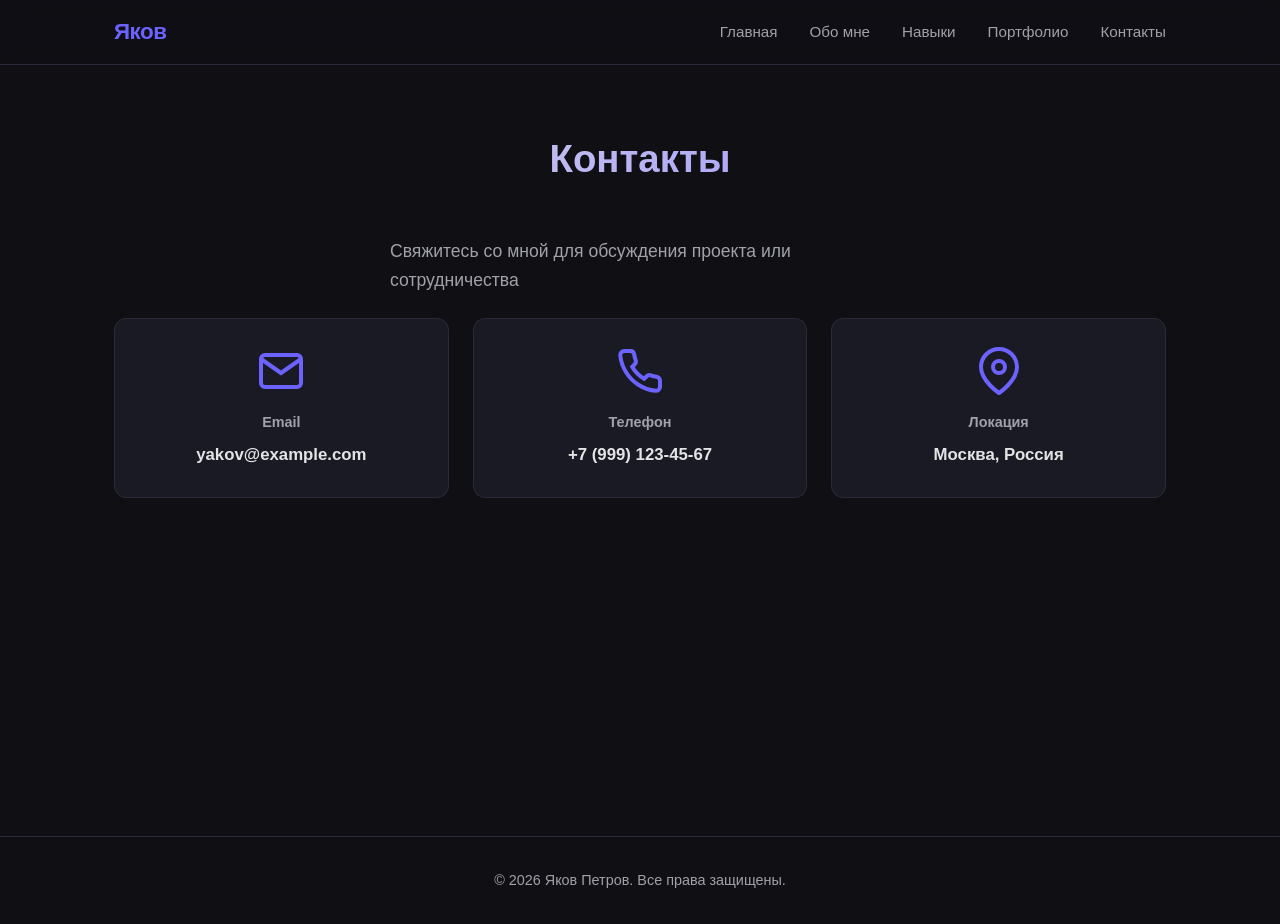
<file: contact.html>
<!DOCTYPE html>
<html lang="ru">
<head>
    <meta charset="UTF-8">
    <meta name="viewport" content="width=device-width, initial-scale=1.0">
    <title>Контакты — Яков Петров</title>
    <link rel="stylesheet" href="main.css">
</head>
<body>
    <header class="header">
        <nav class="nav container">
            <a href="index.html" class="nav__logo">Яков</a>
            <ul class="nav__links">
                <li><a href="index.html">Главная</a></li>
                <li><a href="about.html">Обо мне</a></li>
                <li><a href="skills.html">Навыки</a></li>
                <li><a href="projects.html">Портфолио</a></li>
                <li><a href="contact.html" class="active">Контакты</a></li>
            </ul>
            <button class="nav__toggle" aria-label="Меню">
                <span></span>
                <span></span>
                <span></span>
            </button>
        </nav>
    </header>

    <main>
        <section class="page-section">
            <div class="container">
                <h1 class="page-title">Контакты</h1>

                <p class="contact__text">Свяжитесь со мной для обсуждения проекта или сотрудничества</p>

                <div class="contact-cards">
                    <a href="mailto:yakov@example.com" class="contact-card">
                        <div class="contact-card__icon">
                            <svg viewBox="0 0 24 24" fill="none" stroke="currentColor" stroke-width="2"><path d="M4 4h16c1.1 0 2 .9 2 2v12c0 1.1-.9 2-2 2H4c-1.1 0-2-.9-2-2V6c0-1.1.9-2 2-2z"/><polyline points="22,6 12,13 2,6"/></svg>
                        </div>
                        <h3 class="contact-card__label">Email</h3>
                        <p class="contact-card__value">yakov@example.com</p>
                    </a>

                    <a href="tel:+79991234567" class="contact-card">
                        <div class="contact-card__icon">
                            <svg viewBox="0 0 24 24" fill="none" stroke="currentColor" stroke-width="2"><path d="M22 16.92v3a2 2 0 0 1-2.18 2 19.79 19.79 0 0 1-8.63-3.07 19.5 19.5 0 0 1-6-6 19.79 19.79 0 0 1-3.07-8.67A2 2 0 0 1 4.11 2h3a2 2 0 0 1 2 1.72c.127.96.361 1.903.7 2.81a2 2 0 0 1-.45 2.11L8.09 9.91a16 16 0 0 0 6 6l1.27-1.27a2 2 0 0 1 2.11-.45c.907.339 1.85.573 2.81.7A2 2 0 0 1 22 16.92z"/></svg>
                        </div>
                        <h3 class="contact-card__label">Телефон</h3>
                        <p class="contact-card__value">+7 (999) 123-45-67</p>
                    </a>

                    <div class="contact-card">
                        <div class="contact-card__icon">
                            <svg viewBox="0 0 24 24" fill="none" stroke="currentColor" stroke-width="2"><path d="M21 10c0 7-9 13-9 13s-9-6-9-13a9 9 0 0 1 18 0z"/><circle cx="12" cy="10" r="3"/></svg>
                        </div>
                        <h3 class="contact-card__label">Локация</h3>
                        <p class="contact-card__value">Москва, Россия</p>
                    </div>
                </div>

                <div class="contact__social">
                    <a href="https://github.com/yakov" target="_blank" rel="noopener" class="social-link" title="GitHub">
                        <svg viewBox="0 0 24 24"><path d="M12 0C5.37 0 0 5.37 0 12c0 5.31 3.435 9.795 8.205 11.385.6.105.825-.255.825-.57 0-.285-.015-1.23-.015-2.235-3.015.555-3.795-.735-4.035-1.41-.135-.345-.72-1.41-1.23-1.695-.42-.225-1.02-.78-.015-.795.945-.015 1.62.87 1.845 1.23 1.08 1.815 2.805 1.305 3.495.99.105-.78.42-1.305.765-1.605-2.67-.3-5.46-1.335-5.46-5.925 0-1.305.465-2.385 1.23-3.225-.12-.3-.54-1.53.12-3.18 0 0 1.005-.315 3.3 1.23.96-.27 1.98-.405 3-.405s2.04.135 3 .405c2.295-1.56 3.3-1.23 3.3-1.23.66 1.65.24 2.88.12 3.18.765.84 1.23 1.905 1.23 3.225 0 4.605-2.805 5.625-5.475 5.925.435.375.81 1.095.81 2.22 0 1.605-.015 2.895-.015 3.3 0 .315.225.69.825.57A12.02 12.02 0 0 0 24 12c0-6.63-5.37-12-12-12z"/></svg>
                    </a>
                    <a href="https://linkedin.com/in/yakov" target="_blank" rel="noopener" class="social-link" title="LinkedIn">
                        <svg viewBox="0 0 24 24"><path d="M20.447 20.452h-3.554v-5.569c0-1.328-.027-3.037-1.852-3.037-1.853 0-2.136 1.445-2.136 2.939v5.667H9.351V9h3.414v1.561h.046c.477-.9 1.637-1.85 3.37-1.85 3.601 0 4.267 2.37 4.267 5.455v6.286zM5.337 7.433a2.062 2.062 0 0 1-2.063-2.065 2.064 2.064 0 1 1 2.063 2.065zm1.782 13.019H3.555V9h3.564v11.452zM22.225 0H1.771C.792 0 0 .774 0 1.729v20.542C0 23.227.792 24 1.771 24h20.451C23.2 24 24 23.227 24 22.271V1.729C24 .774 23.2 0 22.222 0h.003z"/></svg>
                    </a>
                    <a href="https://t.me/yakov" target="_blank" rel="noopener" class="social-link" title="Telegram">
                        <svg viewBox="0 0 24 24"><path d="M11.944 0A12 12 0 0 0 0 12a12 12 0 0 0 12 12 12 12 0 0 0 12-12A12 12 0 0 0 12 0a12 12 0 0 0-.056 0zm4.962 7.224c.1-.002.321.023.465.14a.506.506 0 0 1 .171.325c.016.093.036.306.02.472-.18 1.898-.962 6.502-1.36 8.627-.168.9-.499 1.201-.82 1.23-.696.065-1.225-.46-1.9-.902-1.056-.693-1.653-1.124-2.678-1.8-1.185-.78-.417-1.21.258-1.91.177-.184 3.247-2.977 3.307-3.23.007-.032.014-.15-.056-.212s-.174-.041-.249-.024c-.106.024-1.793 1.14-5.061 3.345-.479.33-.913.49-1.302.48-.428-.008-1.252-.241-1.865-.44-.752-.245-1.349-.374-1.297-.789.027-.216.325-.437.893-.663 3.498-1.524 5.83-2.529 6.998-3.014 3.332-1.386 4.025-1.627 4.476-1.635z"/></svg>
                    </a>
                </div>
            </div>
        </section>
    </main>

    <footer class="footer">
        <div class="container">
            <p>&copy; 2026 Яков Петров. Все права защищены.</p>
        </div>
    </footer>

    <script src="main.js"></script>
</body>
</html>
</file>
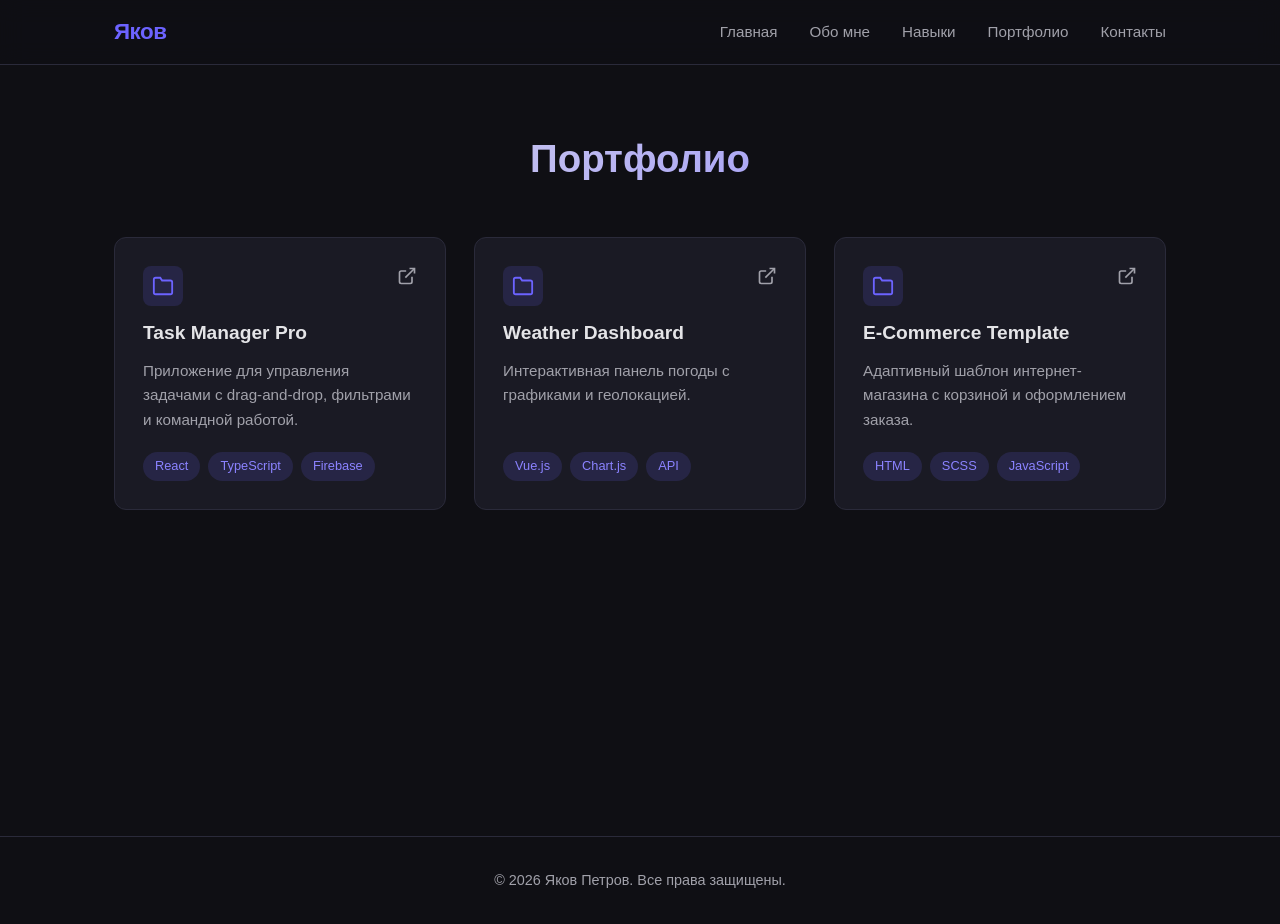
<file: projects.html>
<!DOCTYPE html>
<html lang="ru">
<head>
    <meta charset="UTF-8">
    <meta name="viewport" content="width=device-width, initial-scale=1.0">
    <title>Портфолио — Яков Петров</title>
    <link rel="stylesheet" href="main.css">
</head>
<body>
    <header class="header">
        <nav class="nav container">
            <a href="index.html" class="nav__logo">Яков</a>
            <ul class="nav__links">
                <li><a href="index.html">Главная</a></li>
                <li><a href="about.html">Обо мне</a></li>
                <li><a href="skills.html">Навыки</a></li>
                <li><a href="projects.html" class="active">Портфолио</a></li>
                <li><a href="contact.html">Контакты</a></li>
            </ul>
            <button class="nav__toggle" aria-label="Меню">
                <span></span>
                <span></span>
                <span></span>
            </button>
        </nav>
    </header>

    <main>
        <section class="page-section">
            <div class="container">
                <h1 class="page-title">Портфолио</h1>

                <div class="projects-full">
                    <article class="project-card">
                        <div class="project-card__header">
                            <div class="project-card__icon">
                                <svg viewBox="0 0 24 24" fill="none" stroke="currentColor" stroke-width="2"><path d="M22 19a2 2 0 0 1-2 2H4a2 2 0 0 1-2-2V5a2 2 0 0 1 2-2h5l2 3h9a2 2 0 0 1 2 2z"/></svg>
                            </div>
                            <a href="https://github.com/yakov/task-manager" target="_blank" rel="noopener" class="project-card__link" title="Открыть проект">
                                <svg viewBox="0 0 24 24" fill="none" stroke="currentColor" stroke-width="2"><path d="M18 13v6a2 2 0 0 1-2 2H5a2 2 0 0 1-2-2V8a2 2 0 0 1 2-2h6"/><polyline points="15 3 21 3 21 9"/><line x1="10" y1="14" x2="21" y2="3"/></svg>
                            </a>
                        </div>
                        <h3 class="project-card__title">Task Manager Pro</h3>
                        <p class="project-card__desc">Приложение для управления задачами с drag-and-drop, фильтрами и командной работой.</p>
                        <div class="project-card__tags">
                            <span class="tag">React</span>
                            <span class="tag">TypeScript</span>
                            <span class="tag">Firebase</span>
                        </div>
                    </article>

                    <article class="project-card">
                        <div class="project-card__header">
                            <div class="project-card__icon">
                                <svg viewBox="0 0 24 24" fill="none" stroke="currentColor" stroke-width="2"><path d="M22 19a2 2 0 0 1-2 2H4a2 2 0 0 1-2-2V5a2 2 0 0 1 2-2h5l2 3h9a2 2 0 0 1 2 2z"/></svg>
                            </div>
                            <a href="https://github.com/yakov/weather-app" target="_blank" rel="noopener" class="project-card__link" title="Открыть проект">
                                <svg viewBox="0 0 24 24" fill="none" stroke="currentColor" stroke-width="2"><path d="M18 13v6a2 2 0 0 1-2 2H5a2 2 0 0 1-2-2V8a2 2 0 0 1 2-2h6"/><polyline points="15 3 21 3 21 9"/><line x1="10" y1="14" x2="21" y2="3"/></svg>
                            </a>
                        </div>
                        <h3 class="project-card__title">Weather Dashboard</h3>
                        <p class="project-card__desc">Интерактивная панель погоды с графиками и геолокацией.</p>
                        <div class="project-card__tags">
                            <span class="tag">Vue.js</span>
                            <span class="tag">Chart.js</span>
                            <span class="tag">API</span>
                        </div>
                    </article>

                    <article class="project-card">
                        <div class="project-card__header">
                            <div class="project-card__icon">
                                <svg viewBox="0 0 24 24" fill="none" stroke="currentColor" stroke-width="2"><path d="M22 19a2 2 0 0 1-2 2H4a2 2 0 0 1-2-2V5a2 2 0 0 1 2-2h5l2 3h9a2 2 0 0 1 2 2z"/></svg>
                            </div>
                            <a href="https://github.com/yakov/ecommerce-template" target="_blank" rel="noopener" class="project-card__link" title="Открыть проект">
                                <svg viewBox="0 0 24 24" fill="none" stroke="currentColor" stroke-width="2"><path d="M18 13v6a2 2 0 0 1-2 2H5a2 2 0 0 1-2-2V8a2 2 0 0 1 2-2h6"/><polyline points="15 3 21 3 21 9"/><line x1="10" y1="14" x2="21" y2="3"/></svg>
                            </a>
                        </div>
                        <h3 class="project-card__title">E-Commerce Template</h3>
                        <p class="project-card__desc">Адаптивный шаблон интернет-магазина с корзиной и оформлением заказа.</p>
                        <div class="project-card__tags">
                            <span class="tag">HTML</span>
                            <span class="tag">SCSS</span>
                            <span class="tag">JavaScript</span>
                        </div>
                    </article>
                </div>
            </div>
        </section>
    </main>

    <footer class="footer">
        <div class="container">
            <p>&copy; 2026 Яков Петров. Все права защищены.</p>
        </div>
    </footer>

    <script src="main.js"></script>
</body>
</html>
</file>
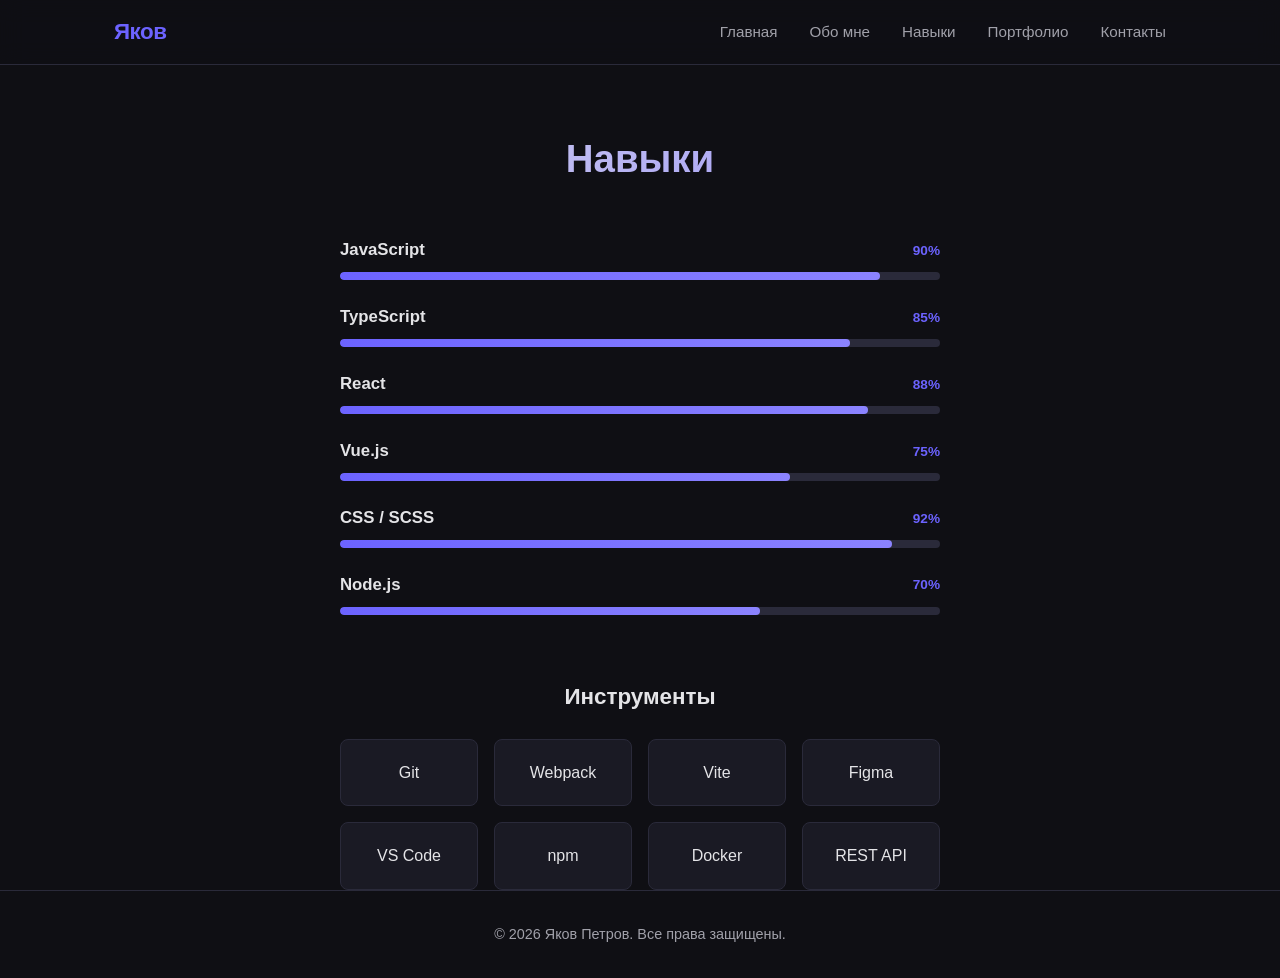
<file: skills.html>
<!DOCTYPE html>
<html lang="ru">
<head>
    <meta charset="UTF-8">
    <meta name="viewport" content="width=device-width, initial-scale=1.0">
    <title>Навыки — Яков Петров</title>
    <link rel="stylesheet" href="main.css">
</head>
<body>
    <header class="header">
        <nav class="nav container">
            <a href="index.html" class="nav__logo">Яков</a>
            <ul class="nav__links">
                <li><a href="index.html">Главная</a></li>
                <li><a href="about.html">Обо мне</a></li>
                <li><a href="skills.html" class="active">Навыки</a></li>
                <li><a href="projects.html">Портфолио</a></li>
                <li><a href="contact.html">Контакты</a></li>
            </ul>
            <button class="nav__toggle" aria-label="Меню">
                <span></span>
                <span></span>
                <span></span>
            </button>
        </nav>
    </header>

    <main>
        <section class="page-section">
            <div class="container">
                <h1 class="page-title">Навыки</h1>

                <div class="skills-full">
                    <div class="skill-item">
                        <div class="skill-item__header">
                            <span class="skill-item__name">JavaScript</span>
                            <span class="skill-item__level">90%</span>
                        </div>
                        <div class="skill-item__bar">
                            <div class="skill-item__fill" style="width: 90%"></div>
                        </div>
                    </div>
                    <div class="skill-item">
                        <div class="skill-item__header">
                            <span class="skill-item__name">TypeScript</span>
                            <span class="skill-item__level">85%</span>
                        </div>
                        <div class="skill-item__bar">
                            <div class="skill-item__fill" style="width: 85%"></div>
                        </div>
                    </div>
                    <div class="skill-item">
                        <div class="skill-item__header">
                            <span class="skill-item__name">React</span>
                            <span class="skill-item__level">88%</span>
                        </div>
                        <div class="skill-item__bar">
                            <div class="skill-item__fill" style="width: 88%"></div>
                        </div>
                    </div>
                    <div class="skill-item">
                        <div class="skill-item__header">
                            <span class="skill-item__name">Vue.js</span>
                            <span class="skill-item__level">75%</span>
                        </div>
                        <div class="skill-item__bar">
                            <div class="skill-item__fill" style="width: 75%"></div>
                        </div>
                    </div>
                    <div class="skill-item">
                        <div class="skill-item__header">
                            <span class="skill-item__name">CSS / SCSS</span>
                            <span class="skill-item__level">92%</span>
                        </div>
                        <div class="skill-item__bar">
                            <div class="skill-item__fill" style="width: 92%"></div>
                        </div>
                    </div>
                    <div class="skill-item">
                        <div class="skill-item__header">
                            <span class="skill-item__name">Node.js</span>
                            <span class="skill-item__level">70%</span>
                        </div>
                        <div class="skill-item__bar">
                            <div class="skill-item__fill" style="width: 70%"></div>
                        </div>
                    </div>
                </div>

                <h2 class="skills-full__subtitle">Инструменты</h2>
                <div class="tools-grid">
                    <div class="tool-card"><span class="tool-card__name">Git</span></div>
                    <div class="tool-card"><span class="tool-card__name">Webpack</span></div>
                    <div class="tool-card"><span class="tool-card__name">Vite</span></div>
                    <div class="tool-card"><span class="tool-card__name">Figma</span></div>
                    <div class="tool-card"><span class="tool-card__name">VS Code</span></div>
                    <div class="tool-card"><span class="tool-card__name">npm</span></div>
                    <div class="tool-card"><span class="tool-card__name">Docker</span></div>
                    <div class="tool-card"><span class="tool-card__name">REST API</span></div>
                </div>
            </div>
        </section>
    </main>

    <footer class="footer">
        <div class="container">
            <p>&copy; 2026 Яков Петров. Все права защищены.</p>
        </div>
    </footer>

    <script src="main.js"></script>
</body>
</html>
</file>
<file: main.css>
/* ===== Reset & Base ===== */
*,
*::before,
*::after {
    margin: 0;
    padding: 0;
    box-sizing: border-box;
}

:root {
    --color-bg: #0f0f14;
    --color-bg-card: #1a1a24;
    --color-bg-card-hover: #22222f;
    --color-primary: #6c63ff;
    --color-primary-light: #8b83ff;
    --color-text: #e4e4e7;
    --color-text-muted: #a1a1aa;
    --color-border: #2a2a3a;
    --color-tag-bg: rgba(108, 99, 255, 0.15);
    --color-tag-text: #8b83ff;
    --font-sans: 'Inter', -apple-system, BlinkMacSystemFont, 'Segoe UI', sans-serif;
    --radius: 12px;
    --radius-sm: 8px;
    --transition: 0.3s ease;
    --max-width: 1100px;
}

html {
    scroll-behavior: smooth;
}

body {
    font-family: var(--font-sans);
    background-color: var(--color-bg);
    color: var(--color-text);
    line-height: 1.6;
    min-height: 100vh;
}

a {
    text-decoration: none;
    color: inherit;
}

ul {
    list-style: none;
}

img {
    display: block;
    max-width: 100%;
}

.container {
    max-width: var(--max-width);
    margin: 0 auto;
    padding: 0 24px;
}

/* ===== Header & Nav ===== */
.header {
    position: fixed;
    top: 0;
    left: 0;
    right: 0;
    z-index: 100;
    background: rgba(15, 15, 20, 0.85);
    backdrop-filter: blur(12px);
    border-bottom: 1px solid var(--color-border);
}

.nav {
    display: flex;
    align-items: center;
    justify-content: space-between;
    height: 64px;
}

.nav__logo {
    font-size: 1.4rem;
    font-weight: 700;
    color: var(--color-primary);
    letter-spacing: -0.5px;
}

.nav__links {
    display: flex;
    gap: 32px;
}

.nav__links a {
    font-size: 0.95rem;
    color: var(--color-text-muted);
    transition: color var(--transition);
    position: relative;
}

.nav__links a::after {
    content: '';
    position: absolute;
    bottom: -4px;
    left: 0;
    width: 0;
    height: 2px;
    background: var(--color-primary);
    transition: width var(--transition);
}

.nav__links a:hover {
    color: var(--color-text);
}

.nav__links a:hover::after {
    width: 100%;
}

.nav__toggle {
    display: none;
    flex-direction: column;
    gap: 5px;
    background: none;
    border: none;
    cursor: pointer;
    padding: 4px;
}

.nav__toggle span {
    display: block;
    width: 24px;
    height: 2px;
    background: var(--color-text);
    border-radius: 2px;
    transition: var(--transition);
}

/* ===== Hero ===== */
.hero {
    min-height: 100vh;
    display: flex;
    align-items: center;
    padding-top: 64px;
}

.hero__content {
    display: flex;
    align-items: center;
    gap: 60px;
    width: 100%;
}

.hero__text {
    flex: 1;
}

.hero__greeting {
    font-size: 1.1rem;
    color: var(--color-primary);
    margin-bottom: 8px;
    font-weight: 500;
}

.hero__name {
    font-size: 3.2rem;
    font-weight: 800;
    letter-spacing: -1px;
    line-height: 1.1;
    margin-bottom: 12px;
    background: linear-gradient(135deg, var(--color-text) 0%, var(--color-primary-light) 100%);
    -webkit-background-clip: text;
    -webkit-text-fill-color: transparent;
    background-clip: text;
}

.hero__title {
    font-size: 1.5rem;
    color: var(--color-text-muted);
    font-weight: 500;
    margin-bottom: 20px;
}

.hero__bio {
    font-size: 1.05rem;
    color: var(--color-text-muted);
    max-width: 500px;
    margin-bottom: 32px;
}

.hero__actions {
    display: flex;
    gap: 16px;
    flex-wrap: wrap;
}

.btn {
    display: inline-flex;
    align-items: center;
    justify-content: center;
    padding: 12px 28px;
    border-radius: var(--radius-sm);
    font-size: 0.95rem;
    font-weight: 600;
    transition: all var(--transition);
    cursor: pointer;
    border: 2px solid transparent;
}

.btn--primary {
    background: var(--color-primary);
    color: #fff;
}

.btn--primary:hover {
    background: var(--color-primary-light);
    transform: translateY(-2px);
    box-shadow: 0 8px 24px rgba(108, 99, 255, 0.3);
}

.btn--outline {
    border-color: var(--color-border);
    color: var(--color-text);
    background: transparent;
}

.btn--outline:hover {
    border-color: var(--color-primary);
    color: var(--color-primary);
    transform: translateY(-2px);
}

.hero__avatar {
    flex-shrink: 0;
}

.hero__avatar img {
    width: 280px;
    height: 280px;
    border-radius: 50%;
    border: 4px solid var(--color-border);
    box-shadow: 0 0 40px rgba(108, 99, 255, 0.15);
}

/* ===== Page Sections ===== */
.page-section {
    padding-top: 128px;
    min-height: calc(100vh - 64px);
}

.page-title {
    font-size: 2.4rem;
    font-weight: 800;
    margin-bottom: 48px;
    text-align: center;
    background: linear-gradient(135deg, var(--color-text) 0%, var(--color-primary-light) 100%);
    -webkit-background-clip: text;
    -webkit-text-fill-color: transparent;
    background-clip: text;
}

.preview {
    text-align: center;
}

.preview__text {
    color: var(--color-text-muted);
    font-size: 1.05rem;
    max-width: 600px;
    margin: 0 auto 24px;
}

.preview__skills {
    display: flex;
    justify-content: center;
    flex-wrap: wrap;
    gap: 8px;
    margin-bottom: 24px;
}

.preview__projects {
    display: grid;
    grid-template-columns: repeat(auto-fill, minmax(300px, 1fr));
    gap: 24px;
    margin-bottom: 24px;
}

.preview__link {
    margin-top: 8px;
}

/* ===== About Full ===== */
.about-full {
    display: flex;
    align-items: center;
    gap: 48px;
    margin-bottom: 64px;
}

.about-full__avatar img {
    width: 200px;
    height: 200px;
    border-radius: 50%;
    border: 4px solid var(--color-border);
    box-shadow: 0 0 40px rgba(108, 99, 255, 0.15);
}

.about-full__text {
    color: var(--color-text-muted);
    font-size: 1.05rem;
    margin-bottom: 16px;
    line-height: 1.7;
}

.info-card {
    display: flex;
    align-items: center;
    gap: 16px;
    background: var(--color-bg-card);
    border: 1px solid var(--color-border);
    border-radius: var(--radius);
    padding: 20px 24px;
    transition: all var(--transition);
}

.info-card:hover {
    background: var(--color-bg-card-hover);
    transform: translateY(-2px);
    box-shadow: 0 8px 24px rgba(0, 0, 0, 0.2);
}

.info-card__icon {
    width: 24px;
    height: 24px;
    flex-shrink: 0;
    color: var(--color-primary);
}

.info-card__label {
    font-size: 0.85rem;
    color: var(--color-text-muted);
    margin-bottom: 4px;
}

.info-card__value {
    font-weight: 600;
    font-size: 1rem;
}

.about-full__social {
    display: flex;
    justify-content: center;
    gap: 16px;
    margin-top: 40px;
}

/* ===== Skills Full ===== */
.skills-full {
    max-width: 600px;
    margin: 0 auto 64px;
}

.skill-item {
    margin-bottom: 24px;
}

.skill-item__header {
    display: flex;
    justify-content: space-between;
    align-items: center;
    margin-bottom: 8px;
}

.skill-item__name {
    font-weight: 600;
    font-size: 1.05rem;
}

.skill-item__level {
    font-size: 0.85rem;
    color: var(--color-primary);
    font-weight: 600;
}

.skill-item__bar {
    width: 100%;
    height: 8px;
    background: var(--color-border);
    border-radius: 4px;
    overflow: hidden;
}

.skill-item__fill {
    height: 100%;
    background: linear-gradient(90deg, var(--color-primary), var(--color-primary-light));
    border-radius: 4px;
}

.skills-full__subtitle {
    font-size: 1.4rem;
    font-weight: 700;
    margin-bottom: 24px;
    text-align: center;
}

.tools-grid {
    display: grid;
    grid-template-columns: repeat(auto-fill, minmax(120px, 1fr));
    gap: 16px;
    max-width: 600px;
    margin: 0 auto;
}

.tool-card {
    background: var(--color-bg-card);
    border: 1px solid var(--color-border);
    border-radius: var(--radius-sm);
    padding: 20px;
    text-align: center;
    transition: all var(--transition);
    font-weight: 500;
}

.tool-card:hover {
    background: var(--color-primary);
    border-color: var(--color-primary);
    transform: translateY(-3px);
    box-shadow: 0 8px 20px rgba(108, 99, 255, 0.3);
}

/* ===== Contact Cards ===== */
.contact-cards {
    display: grid;
    grid-template-columns: repeat(auto-fill, minmax(280px, 1fr));
    gap: 24px;
    margin-bottom: 48px;
}

.contact-card {
    background: var(--color-bg-card);
    border: 1px solid var(--color-border);
    border-radius: var(--radius);
    padding: 28px;
    text-align: center;
    transition: all var(--transition);
}

.contact-card:hover {
    background: var(--color-bg-card-hover);
    transform: translateY(-4px);
    box-shadow: 0 12px 32px rgba(0, 0, 0, 0.3);
    border-color: var(--color-primary);
}

.contact-card__icon {
    width: 48px;
    height: 48px;
    margin: 0 auto 16px;
    color: var(--color-primary);
}

.contact-card__icon svg {
    width: 100%;
    height: 100%;
}

.contact-card__label {
    font-size: 0.9rem;
    color: var(--color-text-muted);
    margin-bottom: 8px;
}

.contact-card__value {
    font-weight: 600;
    font-size: 1.05rem;
}

.contact__social {
    display: flex;
    justify-content: center;
    gap: 16px;
}

/* ===== Skills (hero preview) ===== */
.skills__grid {
    display: grid;
    grid-template-columns: repeat(auto-fill, minmax(280px, 1fr));
    gap: 24px;
}

.skill-card {
    background: var(--color-bg-card);
    border: 1px solid var(--color-border);
    border-radius: var(--radius);
    padding: 24px;
    transition: all var(--transition);
}

.skill-card:hover {
    background: var(--color-bg-card-hover);
    transform: translateY(-4px);
    box-shadow: 0 12px 32px rgba(0, 0, 0, 0.3);
}

.skill-card__header {
    display: flex;
    justify-content: space-between;
    align-items: center;
    margin-bottom: 12px;
}

.skill-card__name {
    font-weight: 600;
    font-size: 1.05rem;
}

.skill-card__level {
    font-size: 0.85rem;
    color: var(--color-primary);
    font-weight: 600;
}

.skill-card__bar {
    width: 100%;
    height: 6px;
    background: var(--color-border);
    border-radius: 3px;
    overflow: hidden;
}

.skill-card__fill {
    height: 100%;
    background: linear-gradient(90deg, var(--color-primary), var(--color-primary-light));
    border-radius: 3px;
    transition: width 1s ease;
}

/* ===== Projects Grid (hero preview) ===== */
.projects__grid {
    display: grid;
    grid-template-columns: repeat(auto-fill, minmax(320px, 1fr));
    gap: 28px;
}

/* ===== Projects Full ===== */
.projects-full {
    display: grid;
    grid-template-columns: repeat(auto-fill, minmax(320px, 1fr));
    gap: 28px;
}

.project-card {
    background: var(--color-bg-card);
    border: 1px solid var(--color-border);
    border-radius: var(--radius);
    padding: 28px;
    transition: all var(--transition);
    display: flex;
    flex-direction: column;
}

.project-card:hover {
    background: var(--color-bg-card-hover);
    transform: translateY(-4px);
    box-shadow: 0 12px 32px rgba(0, 0, 0, 0.3);
    border-color: var(--color-primary);
}

.project-card__header {
    display: flex;
    justify-content: space-between;
    align-items: flex-start;
    margin-bottom: 12px;
}

.project-card__icon {
    width: 40px;
    height: 40px;
    background: var(--color-tag-bg);
    border-radius: var(--radius-sm);
    display: flex;
    align-items: center;
    justify-content: center;
    flex-shrink: 0;
}

.project-card__icon svg {
    width: 22px;
    height: 22px;
    color: var(--color-primary);
}

.project-card__link {
    color: var(--color-text-muted);
    transition: color var(--transition);
}

.project-card__link:hover {
    color: var(--color-primary);
}

.project-card__link svg {
    width: 20px;
    height: 20px;
}

.project-card__title {
    font-size: 1.2rem;
    font-weight: 700;
    margin-bottom: 10px;
}

.project-card__desc {
    color: var(--color-text-muted);
    font-size: 0.95rem;
    margin-bottom: 20px;
    flex: 1;
}

.project-card__tags {
    display: flex;
    flex-wrap: wrap;
    gap: 8px;
}

.tag {
    display: inline-block;
    padding: 4px 12px;
    background: var(--color-tag-bg);
    color: var(--color-tag-text);
    border-radius: 20px;
    font-size: 0.8rem;
    font-weight: 500;
}

/* ===== Contact (hero preview) ===== */
.contact__text {
    color: var(--color-text-muted);
    font-size: 1.1rem;
    margin-bottom: 24px;
    max-width: 500px;
    margin-left: auto;
    margin-right: auto;
}

/* ===== Footer ===== */
.footer {
    padding: 32px 0;
    text-align: center;
    border-top: 1px solid var(--color-border);
    color: var(--color-text-muted);
    font-size: 0.9rem;
}

/* ===== Responsive ===== */
@media (max-width: 768px) {
    .nav__links {
        display: none;
        position: absolute;
        top: 64px;
        left: 0;
        right: 0;
        background: rgba(15, 15, 20, 0.98);
        flex-direction: column;
        align-items: center;
        padding: 24px 0;
        gap: 20px;
        border-bottom: 1px solid var(--color-border);
    }

    .nav__links.active {
        display: flex;
    }

    .nav__toggle {
        display: flex;
    }

    .hero__content {
        flex-direction: column-reverse;
        text-align: center;
        gap: 32px;
    }

    .hero__name {
        font-size: 2.2rem;
    }

    .hero__title {
        font-size: 1.2rem;
    }

    .hero__bio {
        margin-left: auto;
        margin-right: auto;
    }

    .hero__actions {
        justify-content: center;
    }

    .hero__avatar img {
        width: 200px;
        height: 200px;
    }

    .page-section {
        padding-top: 96px;
    }

    .page-title {
        font-size: 1.8rem;
    }

    .about-full {
        flex-direction: column;
        text-align: center;
        gap: 24px;
    }

    .about-full__avatar img {
        width: 160px;
        height: 160px;
    }

    .info-card {
        flex-direction: column;
        text-align: center;
    }

    .preview__projects {
        grid-template-columns: 1fr;
    }

    .contact-cards {
        grid-template-columns: 1fr;
    }

    .skills__grid,
    .projects__grid,
    .projects-full {
        grid-template-columns: 1fr;
    }

    .tools-grid {
        grid-template-columns: repeat(3, 1fr);
    }
}

@media (max-width: 480px) {
    .hero__name {
        font-size: 1.8rem;
    }

    .btn {
        padding: 10px 20px;
        font-size: 0.9rem;
    }
}
</file>
